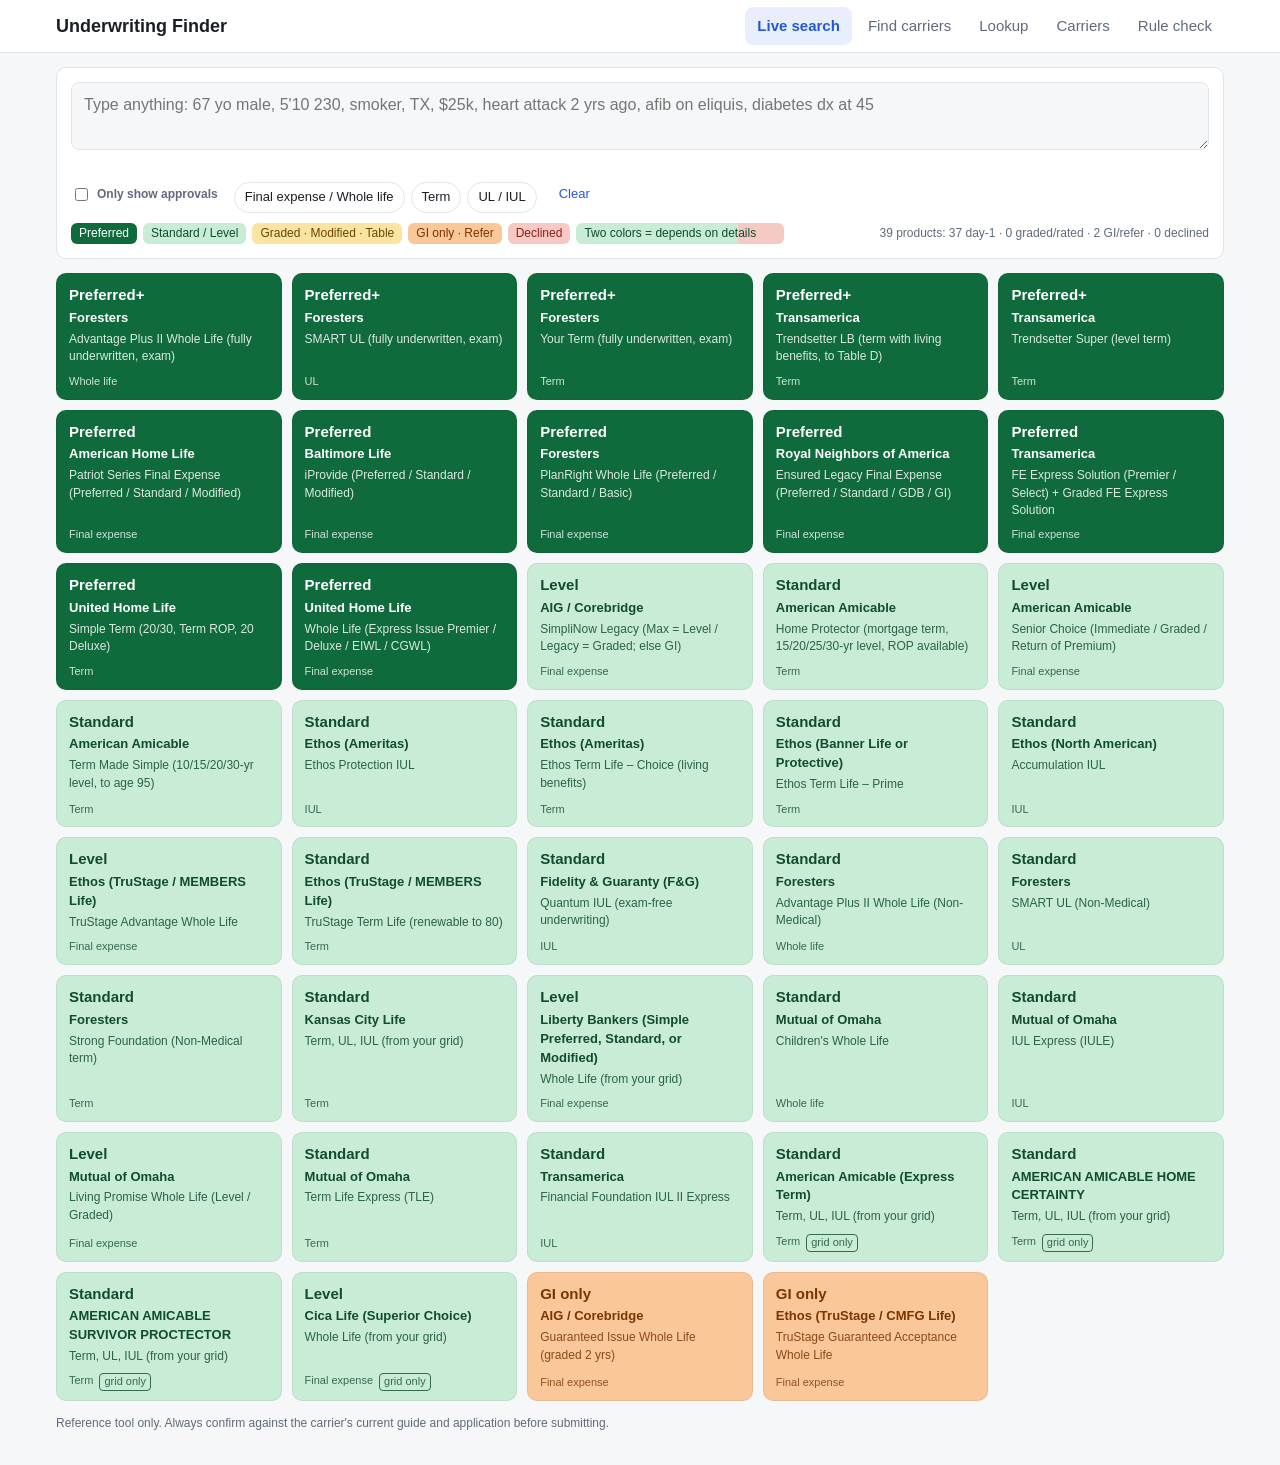
<file: underwriting/index.html>
<!doctype html>
<html lang="en">
<head>
  <meta charset="utf-8">
  <meta name="viewport" content="width=device-width, initial-scale=1">
  <title>Underwriting Finder</title>
  <link rel="stylesheet" href="styles.css">
</head>
<body>
  <header class="topbar">
    <div class="wrap topbar-inner">
      <h1>Underwriting Finder</h1>
      <nav class="tabs" role="tablist">
        <button class="tab active" data-tab="live" role="tab">Live search</button>
        <button class="tab" data-tab="find" role="tab">Find carriers</button>
        <button class="tab" data-tab="lookup" role="tab">Lookup</button>
        <button class="tab" data-tab="carriers" role="tab">Carriers</button>
        <button class="tab" data-tab="rules" role="tab">Rule check</button>
      </nav>
    </div>
  </header>

  <div id="sample-banner" class="banner wrap" hidden>
    Showing <strong>sample data</strong> (fictional carriers). Import your grid and add carrier guides. See the README.
  </div>

  <main class="wrap">
    <!-- LIVE SEARCH -------------------------------------------------------->
    <section id="tab-live" class="tab-panel">
      <div class="card live-input">
        <textarea id="qt" rows="2" spellcheck="false" autocomplete="off"
          placeholder="Type anything: 67 yo male, 5'10 230, smoker, TX, $25k, heart attack 2 yrs ago, afib on eliquis, diabetes dx at 45"></textarea>
        <div id="qt-chips" class="qt-chips"></div>
        <div class="live-bar">
          <label class="switch"><input type="checkbox" id="only-approve"><span>Only show approvals</span></label>
          <div class="toggles" id="live-types"></div>
          <button type="button" id="qt-clear" class="link-btn">Clear</button>
        </div>
        <div class="legend">
          <span class="lg pref">Preferred</span><span class="lg std">Standard / Level</span><span class="lg mid">Graded · Modified · Table</span>
          <span class="lg gi">GI only · Refer</span><span class="lg bad">Declined</span><span class="lg split">Two colors = depends on details</span>
          <span id="live-counts" class="counts"></span>
        </div>
      </div>
      <div id="board" class="board" aria-live="polite"></div>
      <div id="tile-detail" class="tile-detail" hidden></div>
    </section>

    <!-- FIND ---------------------------------------------------------------->
    <section id="tab-find" class="tab-panel" hidden>
      <div class="layout">
        <form id="client-form" class="card form" autocomplete="off" onsubmit="return false">
          <div class="form-head">
            <h2>Client</h2>
            <button type="button" id="clear-btn" class="link-btn">Clear all</button>
          </div>
          <p class="hint">Everything is optional. Fill in what you know. Blank fields never rule out a carrier.</p>

          <div class="grid3">
            <label>Age<input type="number" name="age" min="0" max="120" inputmode="numeric"></label>
            <label>State<select name="state"><option value="">—</option></select></label>
            <label>Face amount<input type="number" name="faceAmount" min="0" step="1000" inputmode="numeric" placeholder="$"></label>
          </div>

          <div class="grid2">
            <label>Height
              <span class="inline">
                <input type="number" name="heightFt" min="3" max="8" placeholder="ft" inputmode="numeric">
                <input type="number" name="heightIn" min="0" max="11" placeholder="in" inputmode="numeric">
              </span>
            </label>
            <label>Weight<input type="number" name="weightLb" min="50" max="700" placeholder="lb" inputmode="numeric"></label>
          </div>

          <fieldset class="seg field">
            <legend>Sex <small>(only some build charts use it)</small></legend>
            <label><input type="radio" name="sex" value="" checked><span>Unknown</span></label>
            <label><input type="radio" name="sex" value="male"><span>Male</span></label>
            <label><input type="radio" name="sex" value="female"><span>Female</span></label>
          </fieldset>

          <fieldset class="seg field">
            <legend>Tobacco / nicotine</legend>
            <label><input type="radio" name="tobacco" value="" checked><span>Unknown</span></label>
            <label><input type="radio" name="tobacco" value="no"><span>No</span></label>
            <label><input type="radio" name="tobacco" value="yes"><span>Yes</span></label>
          </fieldset>

          <div class="field">
            <span class="field-label">Conditions <small>(add years since diagnosis/treatment if you know it)</small></span>
            <div class="typeahead" data-kind="condition">
              <input type="text" placeholder="Type a condition: afib, copd, stent, diabetes…">
              <ul class="suggestions" hidden></ul>
            </div>
            <div class="chips" id="condition-chips"></div>
          </div>

          <div class="field">
            <span class="field-label">Medications</span>
            <div class="typeahead" data-kind="medication">
              <input type="text" placeholder="Type a med: Eliquis, insulin, Ozempic…">
              <ul class="suggestions" hidden></ul>
            </div>
            <div class="chips" id="medication-chips"></div>
          </div>

          <div class="field">
            <span class="field-label">Product types <small>(none selected = all)</small></span>
            <div class="toggles" id="product-toggles"></div>
          </div>
          <div class="field">
            <span class="field-label">Underwriting <small>(none selected = all)</small></span>
            <div class="toggles" id="uw-toggles"></div>
          </div>
        </form>

        <div id="results" class="results" aria-live="polite"></div>
      </div>
    </section>

    <!-- LOOKUP -------------------------------------------------------------->
    <section id="tab-lookup" class="tab-panel" hidden>
      <div class="card">
        <h2>How does each carrier treat…</h2>
        <div class="typeahead" data-kind="any">
          <input type="text" placeholder="Search a condition or medication">
          <ul class="suggestions" hidden></ul>
        </div>
        <div id="lookup-results"></div>
      </div>
    </section>

    <!-- RULE CHECK ---------------------------------------------------------->
    <section id="tab-rules" class="tab-panel" hidden>
      <div class="card">
        <h2>Age &amp; time rules: how each one was read</h2>
        <p class="hint">Every rule with a time window ("within 2 years", "&gt; 5 years since") or an age at diagnosis ("onset &gt; age 45"), next to how the app reads it. If a reading is wrong, tell Claude which one; fixes are saved for future imports.</p>
        <input type="text" id="rules-filter" placeholder="Filter by carrier, condition or wording (e.g. diabetes, onset, Omaha)">
        <p class="hint" id="rules-count"></p>
        <div id="rules-list"></div>
      </div>
    </section>

    <!-- CARRIERS ------------------------------------------------------------>
    <section id="tab-carriers" class="tab-panel" hidden>
      <div class="card">
        <h2>Loaded products</h2>
        <p class="hint">Check that each guide revision is current. Rows are flagged when not reviewed in 6+ months.</p>
        <div id="carrier-list"></div>
      </div>
      <div class="card" id="conflicts-card" hidden>
        <h2>Grid vs. carrier guide disagreements</h2>
        <p class="hint">The carrier guide always wins. Each row is either a stale grid entry or a guide rule worth double-checking.</p>
        <div id="conflict-list"></div>
      </div>
    </section>
  </main>

  <footer class="wrap foot">
    Reference tool only. Always confirm against the carrier's current guide and application before submitting.
  </footer>

  <!-- Engine + vocabulary -->
  <script src="engine.js"></script>
  <script src="parse.js"></script>
  <script src="data/conditions.js"></script>
  <script src="data/medications-extra.js"></script>
  <script src="data/agent-rules.js"></script>
  <script src="data/med-reasons.js"></script>
  <script src="data/medications-extra-transamerica.js"></script>
  <script src="data/medications-extra-aig.js"></script>
  <script src="data/medications-extra-amam.js"></script>
  <script src="data/medications-extra-amam-tms.js"></script>
  <script src="data/medications-extra-baltimore.js"></script>
  <script src="data/medications-extra-amam-hp.js"></script>
  <script src="data/medications-extra-moo.js"></script>

  <!-- Carrier data from official PDF guides: add one line per carrier file -->
  <script src="data/carriers/uhl-whole-life.js"></script>
  <script src="data/carriers/uhl-simple-term.js"></script>
  <script src="data/carriers/moo-living-promise.js"></script>
  <script src="data/carriers/moo-term-life-express.js"></script>
  <script src="data/carriers/moo-iul-express.js"></script>
  <script src="data/carriers/moo-childrens-whole-life.js"></script>
  <script src="data/carriers/foresters-strong-foundation.js"></script>
  <script src="data/carriers/foresters-smart-ul.js"></script>
  <script src="data/carriers/foresters-advantage-plus-ii.js"></script>
  <script src="data/carriers/foresters-your-term.js"></script>
  <script src="data/carriers/foresters-smart-ul-fu.js"></script>
  <script src="data/carriers/foresters-advantage-plus-ii-fu.js"></script>
  <script src="data/carriers/foresters-planright.js"></script>
  <script src="data/carriers/rnoa-ensured-legacy.js"></script>
  <script src="data/carriers/transamerica-fe-express.js"></script>
  <script src="data/carriers/transamerica-ffiul2-express.js"></script>
  <script src="data/carriers/transamerica-trendsetter-super.js"></script>
  <script src="data/carriers/transamerica-trendsetter-lb.js"></script>
  <script src="data/carriers/aig-siwl.js"></script>
  <script src="data/carriers/aig-giwl.js"></script>
  <script src="data/carriers/ethos-trustage-advantage-wl.js"></script>
  <script src="data/carriers/ethos-trustage-ga-wl.js"></script>
  <script src="data/carriers/ethos-term-prime.js"></script>
  <script src="data/carriers/ethos-term-choice.js"></script>
  <script src="data/carriers/ethos-trustage-term.js"></script>
  <script src="data/carriers/ethos-protection-iul.js"></script>
  <script src="data/carriers/ethos-accumulation-iul.js"></script>
  <script src="data/carriers/fg-quantum-iul.js"></script>
  <script src="data/carriers/amam-senior-choice.js"></script>
  <script src="data/carriers/amam-term-made-simple.js"></script>
  <script src="data/carriers/amam-home-protector.js"></script>
  <script src="data/carriers/ahl-patriot-series.js"></script>
  <script src="data/carriers/baltimore-life-iprovide.js"></script>

  <!-- Backup grid from your spreadsheet (generated by tools/import_grid.js). Must load after the carriers. -->
  <script src="data/grid.js"></script>

  <script src="app.js"></script>
  <script src="live.js"></script>
</body>
</html>
</file>
<file: underwriting/styles.css>
:root {
  --bg: #f6f7f9;
  --card: #ffffff;
  --text: #1b1f24;
  --muted: #5f6b7a;
  --line: #e1e5ea;
  --accent: #2457d6;
  --accent-soft: #e8eefc;
  --good: #1a7f4b;   --good-bg: #e3f4ea;
  --mid: #8a5a00;    --mid-bg: #fdf1d8;
  --warn: #9a4d00;   --warn-bg: #fde7d3;
  --bad: #b42318;    --bad-bg: #fde4e1;
  --radius: 10px;
  color-scheme: light;
}
@media (prefers-color-scheme: dark) {
  :root:not([data-theme="light"]) {
    --bg: #0f1216; --card: #171b21; --text: #e6e9ee; --muted: #98a2b0; --line: #2a3038;
    --accent: #7aa2ff; --accent-soft: #1d2a47;
    --good: #5fd39a; --good-bg: #123323;
    --mid: #f1c35c; --mid-bg: #382a0c;
    --warn: #ffaa66; --warn-bg: #3b230e;
    --bad: #ff8a80; --bad-bg: #3d1513;
    color-scheme: dark;
  }
}
:root[data-theme="dark"] {
    --bg: #0f1216; --card: #171b21; --text: #e6e9ee; --muted: #98a2b0; --line: #2a3038;
    --accent: #7aa2ff; --accent-soft: #1d2a47;
    --good: #5fd39a; --good-bg: #123323;
    --mid: #f1c35c; --mid-bg: #382a0c;
    --warn: #ffaa66; --warn-bg: #3b230e;
    --bad: #ff8a80; --bad-bg: #3d1513;
    color-scheme: dark;
}

* { box-sizing: border-box; }
body {
  margin: 0; background: var(--bg); color: var(--text);
  font: 15px/1.45 -apple-system, BlinkMacSystemFont, "Segoe UI", Roboto, sans-serif;
}
h1 { font-size: 18px; margin: 0; }
h2 { font-size: 16px; margin: 0 0 8px; }
h3 { font-size: 14px; margin: 18px 0 8px; text-transform: uppercase; letter-spacing: .04em; color: var(--muted); }
code { font-size: 13px; }
.wrap { max-width: 1200px; margin: 0 auto; padding: 0 16px; }
.muted { color: var(--muted); }
.hint { color: var(--muted); font-size: 13px; margin: 0 0 12px; }

.topbar { background: var(--card); border-bottom: 1px solid var(--line); position: sticky; top: 0; z-index: 10; }
.topbar-inner { display: flex; align-items: center; justify-content: space-between; gap: 12px; min-height: 52px; flex-wrap: wrap; }
.tabs { display: flex; gap: 4px; }
.tab { border: 0; background: none; color: var(--muted); padding: 8px 12px; border-radius: 8px; font: inherit; cursor: pointer; }
.tab.active { background: var(--accent-soft); color: var(--accent); font-weight: 600; }

.banner { margin-top: 12px; padding: 10px 14px; border-radius: var(--radius); background: var(--mid-bg); color: var(--mid); font-size: 13px; max-width: 1168px; }
main { padding-top: 16px; padding-bottom: 24px; }
.foot { color: var(--muted); font-size: 12px; padding-bottom: 32px; }

.card { background: var(--card); border: 1px solid var(--line); border-radius: var(--radius); padding: 16px; }
.layout { display: grid; grid-template-columns: minmax(320px, 420px) 1fr; gap: 16px; align-items: start; }
@media (max-width: 860px) { .layout { grid-template-columns: 1fr; } }
.form { position: sticky; top: 68px; max-height: calc(100vh - 84px); overflow: auto; }
@media (max-width: 860px) { .form { position: static; max-height: none; } }
.form-head { display: flex; justify-content: space-between; align-items: baseline; }
.link-btn { border: 0; background: none; color: var(--accent); cursor: pointer; font: inherit; font-size: 13px; }

label, .field-label, legend { display: block; font-size: 12px; font-weight: 600; color: var(--muted); }
.field-label small { font-weight: 400; }
.grid3 { display: grid; grid-template-columns: repeat(3, 1fr); gap: 10px; margin-bottom: 12px; }
.grid2 { display: grid; grid-template-columns: 2fr 1fr; gap: 10px; margin-bottom: 12px; }
@media (max-width: 420px) { .grid3 { grid-template-columns: 1fr 1fr; } }
input[type=number], input[type=text], select {
  display: block; width: 100%; margin-top: 4px; padding: 8px 10px; font: inherit; color: var(--text);
  background: var(--bg); border: 1px solid var(--line); border-radius: 8px;
}
input:focus, select:focus { outline: 2px solid var(--accent); outline-offset: -1px; }
.inline { display: flex; gap: 4px; }
.field { margin-bottom: 14px; }

.seg { border: 0; padding: 0; margin: 0 0 14px; min-width: 0; }
.seg legend { margin-bottom: 4px; }
.seg label { display: inline-block; }
.seg input { position: absolute; opacity: 0; pointer-events: none; }
.seg span { display: inline-block; padding: 7px 10px; border: 1px solid var(--line); border-radius: 8px; color: var(--text); font-weight: 400; cursor: pointer; font-size: 14px; }
.seg input:checked + span { background: var(--accent-soft); border-color: var(--accent); color: var(--accent); font-weight: 600; }
.seg input:focus-visible + span { outline: 2px solid var(--accent); }

.toggles { display: flex; flex-wrap: wrap; gap: 6px; margin-top: 6px; }
.toggle input { position: absolute; opacity: 0; pointer-events: none; }
.toggle span { display: inline-block; padding: 5px 10px; border: 1px solid var(--line); border-radius: 999px; font-size: 13px; font-weight: 400; color: var(--text); cursor: pointer; }
.toggle input:checked + span { background: var(--accent); border-color: var(--accent); color: #fff; }
.toggle input:focus-visible + span { outline: 2px solid var(--accent); outline-offset: 1px; }

.typeahead { position: relative; }
.suggestions { position: absolute; left: 0; right: 0; top: 100%; margin: 4px 0 0; padding: 4px; list-style: none; z-index: 20;
  background: var(--card); border: 1px solid var(--line); border-radius: 8px; box-shadow: 0 8px 24px rgba(0,0,0,.12); max-height: 300px; overflow: auto; }
.suggestions li { display: flex; justify-content: space-between; gap: 8px; padding: 7px 10px; border-radius: 6px; cursor: pointer; }
.suggestions li small { color: var(--muted); white-space: nowrap; }
.suggestions li:hover, .suggestions li.active { background: var(--accent-soft); }
.suggestions li.empty { color: var(--muted); cursor: default; }

.chips { display: flex; flex-wrap: wrap; gap: 6px; margin-top: 8px; }
.chip { display: inline-flex; align-items: center; gap: 6px; padding: 3px 4px 3px 10px; border-radius: 999px; background: var(--accent-soft); color: var(--accent); font-size: 13px; font-weight: 600; }
.chip .yrs { width: 82px; margin: 0; padding: 2px 6px; font-size: 12px; border-radius: 999px; }
.chip .x { border: 0; background: none; color: inherit; font-size: 16px; line-height: 1; cursor: pointer; padding: 2px 6px; }

.summary { display: flex; flex-wrap: wrap; gap: 14px; align-items: baseline; padding: 4px 2px 0; color: var(--muted); font-size: 14px; }
.summary b { color: var(--text); font-size: 18px; }
.group > summary { list-style: none; cursor: pointer; }
.group > summary::-webkit-details-marker { display: none; }
.group > summary h3::before { content: '▸ '; }
.group[open] > summary h3::before { content: '▾ '; }
.count { display: inline-block; min-width: 20px; padding: 0 6px; border-radius: 999px; background: var(--line); color: var(--text); text-align: center; font-size: 12px; }

.result { background: var(--card); border: 1px solid var(--line); border-left: 4px solid var(--line); border-radius: var(--radius); margin-bottom: 8px; }
.result.fit { border-left-color: var(--good); }
.result.verify { border-left-color: var(--mid); }
.result.ineligible { border-left-color: var(--bad); opacity: .85; }
.result > summary { display: flex; justify-content: space-between; align-items: center; gap: 12px; padding: 12px 14px; cursor: pointer; list-style: none; }
.result > summary::-webkit-details-marker { display: none; }
.r-title { font-weight: 600; }
.r-outcome { display: flex; align-items: center; gap: 6px; flex-wrap: wrap; justify-content: flex-end; }
.arrow { color: var(--muted); font-size: 12px; }
@media (max-width: 520px) { .result > summary { flex-direction: column; align-items: flex-start; } .r-outcome { justify-content: flex-start; } }
.badges { display: flex; flex-wrap: wrap; gap: 4px; margin-top: 4px; }
.badge { font-size: 11px; padding: 2px 7px; border-radius: 999px; background: var(--bg); border: 1px solid var(--line); color: var(--muted); }
.badge.warn { background: var(--mid-bg); color: var(--mid); border-color: transparent; }
.badge.grid, .src.grid { background: var(--accent-soft); color: var(--accent); border-color: transparent; }
.gridnote { font-size: 12px; margin-top: 2px; }
.gridnote.agree { color: var(--muted); }
.gridnote.conflict { color: var(--warn); font-weight: 600; }
#conflicts-card { margin-top: 16px; }
.pill { display: inline-block; padding: 3px 9px; border-radius: 999px; font-size: 12px; font-weight: 600; white-space: nowrap; }
.pill.good { background: var(--good-bg); color: var(--good); }
.pill.mid { background: var(--mid-bg); color: var(--mid); }
.pill.warn { background: var(--warn-bg); color: var(--warn); }
.pill.bad { background: var(--bad-bg); color: var(--bad); }

.r-body { padding: 0 14px 12px; border-top: 1px solid var(--line); }
.factors { list-style: none; padding: 0; margin: 10px 0; }
.factor { display: flex; gap: 10px; padding: 6px 0; font-size: 14px; }
.factor .ic { flex: 0 0 22px; height: 22px; border-radius: 50%; display: grid; place-items: center; font-size: 12px; font-weight: 700; }
.factor.good .ic { background: var(--good-bg); color: var(--good); }
.factor.mid .ic { background: var(--mid-bg); color: var(--mid); }
.factor.warn .ic { background: var(--warn-bg); color: var(--warn); }
.factor.bad .ic { background: var(--bad-bg); color: var(--bad); }
.factor.info .ic { background: var(--bg); color: var(--muted); border: 1px solid var(--line); font-style: italic; font-family: Georgia, serif; }
.note { color: var(--muted); font-size: 13px; }
.src { font-size: 11px; color: var(--muted); background: var(--bg); border: 1px solid var(--line); border-radius: 4px; padding: 0 5px; white-space: nowrap; }
td.src { background: none; border: 0; border-bottom: 1px solid var(--line); border-radius: 0; padding: 8px 10px; font-size: 12px; white-space: nowrap; }
.pnote { font-size: 13px; margin: 6px 0; }
.guide { font-size: 12px; color: var(--muted); margin: 6px 0 0; }
.empty { color: var(--muted); }

.table-wrap { overflow-x: auto; }
table { width: 100%; border-collapse: collapse; font-size: 14px; margin-top: 8px; }
th, td { text-align: left; padding: 8px 10px; border-bottom: 1px solid var(--line); vertical-align: top; }
th { font-size: 12px; color: var(--muted); font-weight: 600; }
.stale { color: var(--bad); font-weight: 600; }
#tab-lookup .typeahead { max-width: 480px; }

.pinfo { margin: 8px 0 4px; font-size: 13px; }
.pinfo summary { cursor: pointer; color: var(--accent); }
.pinfo dl { display: grid; grid-template-columns: max-content 1fr; gap: 4px 12px; margin: 8px 0 0; }
.pinfo dt { color: var(--muted); font-weight: 600; }
.pinfo dd { margin: 0; overflow-wrap: anywhere; }
.pinfo a { color: var(--accent); }
@media (max-width: 520px) { .pinfo dl { grid-template-columns: 1fr; } .pinfo dd { margin-bottom: 6px; } }

#rules-filter { max-width: 520px; margin-bottom: 4px; }
#tab-rules td:nth-child(3) { min-width: 220px; }

/* ---- Live search ------------------------------------------------------ */
:root {
  --t-pref: #0f6b3c; --t-pref-fg: #ffffff;
  --t-std: #c9ecd6;  --t-std-fg: #0f4d2c;
  --t-mid: #fbe3a1;  --t-mid-fg: #6b4700;
  --t-gi: #f9c79a;   --t-gi-fg: #7a3500;
  --t-bad: #f6c9c4;  --t-bad-fg: #8f1d14;
}
@media (prefers-color-scheme: dark) {
  :root:not([data-theme="light"]) {
    --t-pref: #1f9d5c; --t-pref-fg: #ffffff;
    --t-std: #1d4a32;  --t-std-fg: #b9f0d0;
    --t-mid: #4d3a0c;  --t-mid-fg: #ffd98a;
    --t-gi: #57300f;   --t-gi-fg: #ffc28f;
    --t-bad: #4a1a17;  --t-bad-fg: #ffb3ab;
    color-scheme: dark;
  }
}
:root[data-theme="dark"] {
    --t-pref: #1f9d5c; --t-pref-fg: #ffffff;
    --t-std: #1d4a32;  --t-std-fg: #b9f0d0;
    --t-mid: #4d3a0c;  --t-mid-fg: #ffd98a;
    --t-gi: #57300f;   --t-gi-fg: #ffc28f;
    --t-bad: #4a1a17;  --t-bad-fg: #ffb3ab;
    color-scheme: dark;
}
.live-input { padding: 14px; margin-top: 14px; }
#qt { width: 100%; font: inherit; font-size: 16px; padding: 10px 12px; border: 1px solid var(--line); border-radius: 8px; background: var(--bg); color: var(--text); resize: vertical; }
#qt:focus { outline: 2px solid var(--accent); outline-offset: 1px; }
.qt-chips { display: flex; flex-wrap: wrap; gap: 6px; margin: 8px 0 4px; min-height: 4px; }
.qchip { font-size: 13px; padding: 3px 9px; border-radius: 999px; background: var(--accent-soft); color: var(--text); }
.qchip em { font-style: normal; color: var(--muted); }
.qchip.k-condition { background: var(--mid-bg); }
.qchip.k-medication { background: var(--warn-bg); }
.qchip.k-info { background: transparent; border: 1px dashed var(--line); color: var(--muted); }
.qchip.unknown { background: var(--bad-bg); color: var(--bad); }
.qchip .sugg { color: var(--muted); }
.live-bar { display: flex; flex-wrap: wrap; gap: 10px 16px; align-items: center; margin-top: 8px; }
.switch { display: inline-flex; gap: 6px; align-items: center; font-weight: 600; cursor: pointer; }
.legend { display: flex; flex-wrap: wrap; gap: 6px; align-items: center; margin-top: 10px; font-size: 12px; }
.lg { padding: 2px 8px; border-radius: 6px; }
.lg.pref { background: var(--t-pref); color: var(--t-pref-fg); }
.lg.std { background: var(--t-std); color: var(--t-std-fg); }
.lg.mid { background: var(--t-mid); color: var(--t-mid-fg); }
.lg.gi { background: var(--t-gi); color: var(--t-gi-fg); }
.lg.bad { background: var(--t-bad); color: var(--t-bad-fg); }
.lg.split { background: linear-gradient(90deg, var(--t-std) 0 78%, var(--t-bad) 78% 100%); color: var(--t-std-fg); padding-right: 28px; }
.counts { color: var(--muted); margin-left: auto; }
.board { display: grid; grid-template-columns: repeat(auto-fill, minmax(210px, 1fr)); gap: 10px; margin: 14px 0; }
.tile {
  --c: var(--t-std); --fg: var(--t-std-fg); --w: var(--c);
  display: flex; flex-direction: column; gap: 3px; text-align: left; font: inherit; cursor: pointer;
  border: 1px solid rgba(0,0,0,.06); border-radius: 10px; padding: 10px 12px 9px; min-height: 120px;
  background: var(--c); color: var(--fg);
  transition: background-color .25s ease, color .25s ease, transform .1s ease;
}
.tile:hover { transform: translateY(-1px); box-shadow: 0 2px 8px rgba(0,0,0,.12); }
.tile.open { outline: 3px solid var(--accent); outline-offset: 1px; }
.tile.g-pref { --c: var(--t-pref); --fg: var(--t-pref-fg); }
.tile.g-std  { --c: var(--t-std);  --fg: var(--t-std-fg); }
.tile.g-mid  { --c: var(--t-mid);  --fg: var(--t-mid-fg); }
.tile.g-gi   { --c: var(--t-gi);   --fg: var(--t-gi-fg); }
.tile.g-bad  { --c: var(--t-bad);  --fg: var(--t-bad-fg); opacity: .8; }
.tile.w-std { --w: var(--t-std); } .tile.w-mid { --w: var(--t-mid); } .tile.w-gi { --w: var(--t-gi); } .tile.w-bad { --w: var(--t-bad); }
.tile.split { background: linear-gradient(90deg, var(--c) 0 78%, var(--w) 78% 100%); padding-right: calc(22% + 8px); }
.t-class { font-weight: 700; font-size: 15px; }
.t-carrier { font-weight: 600; font-size: 13px; }
.t-product { font-size: 12px; opacity: .85; }
.t-why { font-size: 12px; opacity: .9; margin-top: 2px; }
.t-foot { margin-top: auto; display: flex; gap: 6px; flex-wrap: wrap; font-size: 11px; opacity: .8; }
.tflag { border: 1px solid currentColor; border-radius: 4px; padding: 0 4px; }
.tile-detail { margin-bottom: 20px; }
.td-head { display: flex; justify-content: space-between; align-items: center; margin-bottom: 6px; }
@media (max-width: 600px) { .board { grid-template-columns: repeat(auto-fill, minmax(150px, 1fr)); } .counts { margin-left: 0; } }
</file>
